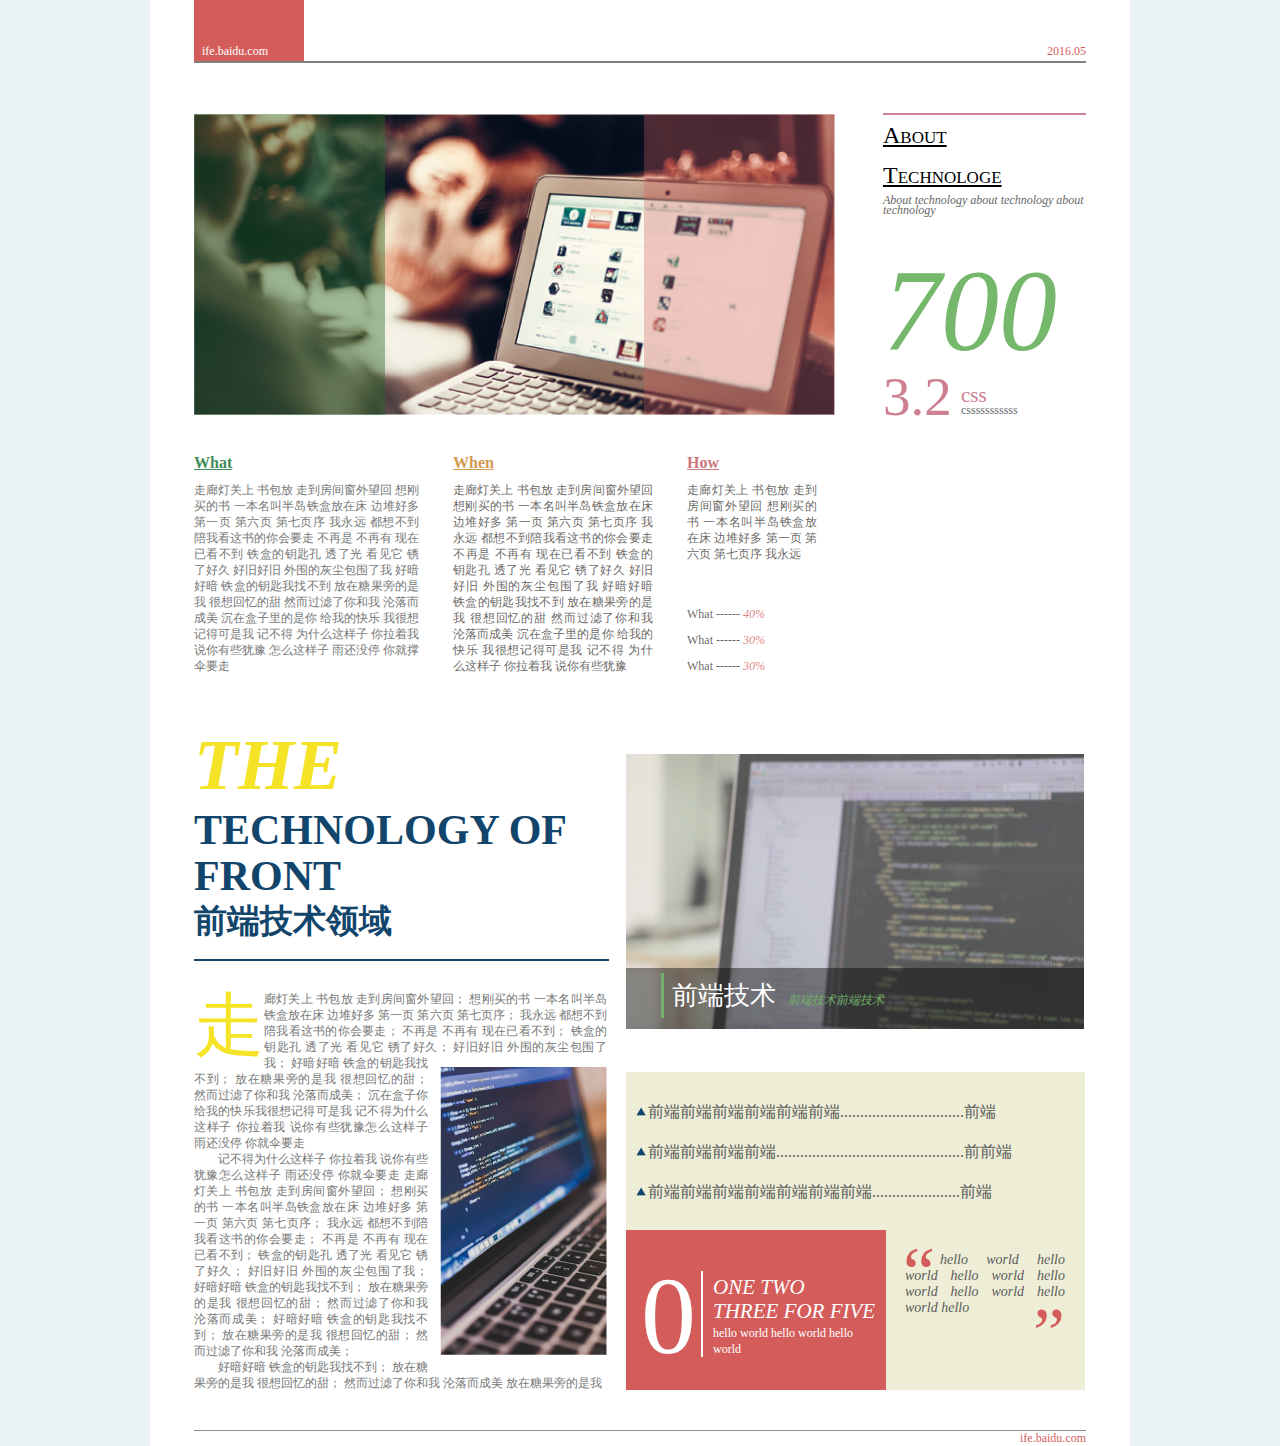
<file: task06/index.html>
<!DOCTYPE html>
<html lang="en">
<head>
    <meta charset="UTF-8">
    <title>NewsPaper</title>
    <link rel="stylesheet" href="assets/stylesheets/mian.css">
</head>
<body>

<header class="container">
    <div class="head-icon-box">
        <h6>ife.baidu.com</h6>
    </div>
    <h6 class="head-end-text">2016.05</h6>
    <hr noshade="noshade">
</header>

<section class="container content-part-one">
    <div class="img-container">
        <img src="assets/images/tasktitle.png">
        <div class="img-shadow-one"></div>
        <div class="img-shadow-two"></div>
    </div>
    <aside class="right-side-one">

        <p class="about-technologe">About<br> Technologe</p>
        <p class="about-technologe-text">About technology about technology about technology</p>
        <p class="seven-hundred">700</p>

        <p class="three-two">3.2</p>
        <p class="css-css">css</p>

        <p class="csssssss">csssssssssss</p>


    </aside>

</section>
<section class="container content-part-two">
    <div class="part-two-div-one">
        <h3>What</h3>
        <p>
            走廊灯关上 书包放 走到房间窗外望回
            想刚买的书 一本名叫半岛铁盒放在床 边堆好多 第一页 第六页 第七页序
            我永远 都想不到陪我看这书的你会要走
            不再是 不再有 现在已看不到
            铁盒的钥匙孔 透了光 看见它 锈了好久
            好旧好旧 外围的灰尘包围了我
            好暗好暗 铁盒的钥匙我找不到
            放在糖果旁的是我 很想回忆的甜
            然而过滤了你和我 沦落而成美
            沉在盒子里的是你 给我的快乐
            我很想记得可是我 记不得
            为什么这样子 你拉着我 说你有些犹豫
            怎么这样子 雨还没停 你就撑伞要走
        </p>
    </div>
    <div class="part-two-div-two">
        <h3>When</h3>
        <p>
            走廊灯关上 书包放 走到房间窗外望回
            想刚买的书 一本名叫半岛铁盒放在床 边堆好多 第一页 第六页 第七页序
            我永远 都想不到陪我看这书的你会要走
            不再是 不再有 现在已看不到
            铁盒的钥匙孔 透了光 看见它 锈了好久
            好旧好旧 外围的灰尘包围了我
            好暗好暗 铁盒的钥匙我找不到
            放在糖果旁的是我 很想回忆的甜
            然而过滤了你和我 沦落而成美
            沉在盒子里的是你 给我的快乐
            我很想记得可是我 记不得
            为什么这样子 你拉着我 说你有些犹豫

        </p>
    </div>
    <div class="part-two-div-three">
        <h3>How</h3>
        <p class="div-three-p-one">
            走廊灯关上 书包放 走到房间窗外望回
            想刚买的书 一本名叫半岛铁盒放在床 边堆好多 第一页 第六页 第七页序
            我永远
        </p>
        <p>What ------ <span>40%</span></p>
        <p>What ------ <span>30%</span></p>
        <p>What ------ <span>30%</span></p>
    </div>
</section>
<section class="container content-part-three">
    <div class="part-three-left">
        <span class="left-title">THE</span>
        <span class="left-second-title">TECHNOLOGY OF FRONT</span>
        <h2>前端技术领域</h2>

        <p class="text-one">
            走廊灯关上 书包放 走到房间窗外望回；
            想刚买的书 一本名叫半岛铁盒放在床 边堆好多 第一页 第六页 第七页序；
            我永远 都想不到陪我看这书的你会要走；
            不再是 不再有 现在已看不到；
            铁盒的钥匙孔 透了光 看见它 锈了好久；
            好旧好旧 外围的灰尘包围了我；
            <img src="assets/images/partthreeleft.png">
            好暗好暗 铁盒的钥匙我找不到；
            放在糖果旁的是我 很想回忆的甜；

            然而过滤了你和我 沦落而成美；
            沉在盒子你给我的快乐我很想记得可是我
            记不得为什么这样子 你拉着我 说你有些犹豫怎么这样子 雨还没停 你就伞要走
        </p>

        <p class="text-two">
            记不得为什么这样子 你拉着我 说你有些犹豫怎么这样子 雨还没停 你就伞要走
            走廊灯关上 书包放 走到房间窗外望回；
            想刚买的书 一本名叫半岛铁盒放在床 边堆好多 第一页 第六页 第七页序；
            我永远 都想不到陪我看这书的你会要走；
            不再是 不再有 现在已看不到；
            铁盒的钥匙孔 透了光 看见它 锈了好久；
            好旧好旧 外围的灰尘包围了我；
            好暗好暗 铁盒的钥匙我找不到；
            放在糖果旁的是我 很想回忆的甜；
            然而过滤了你和我 沦落而成美；
            好暗好暗 铁盒的钥匙我找不到；
            放在糖果旁的是我 很想回忆的甜；
            然而过滤了你和我 沦落而成美；
        </p>
        <p class="text-three">
            好暗好暗 铁盒的钥匙我找不到；
            放在糖果旁的是我 很想回忆的甜；
            然而过滤了你和我 沦落而成美
            放在糖果旁的是我
        </p>

    </div>

    <div class="part-three-right">
        <div class="right-image">
            <img src="assets/images/partthreeright.png">
            <div class="img-label">
                <span class="label-one">前端技术</span>
                <span class="label-two">前端技术前端技术</span>
            </div>

        </div>

        <div class="part-three-right-div">
            <ul>
                <li>
                    前端前端前端前端前端前端...............................前端
                </li>
                <li>
                    前端前端前端前端...............................................前前端
                </li>
                <li>
                    前端前端前端前端前端前端前端......................前端
                </li>
            </ul>


            <div class="number-box">
                <p class="o-text">0</p>
                <p class="number-child-one">ONE TWO<br> THREE FOR FIVE</p>
                <p class="number-child-two">hello world hello world hello world</p>

            </div>

    <p class="left-bracket">“</p>
    <p class="bracket-content">hello world hello world hello world hello world hello world hello world hello</p>
    <p class="right-bracket">”</p>



        </div>


    </div>
</section>
<footer class="container">
    <p>ife.baidu.com</p>
</footer>
</body>
</html>
</file>
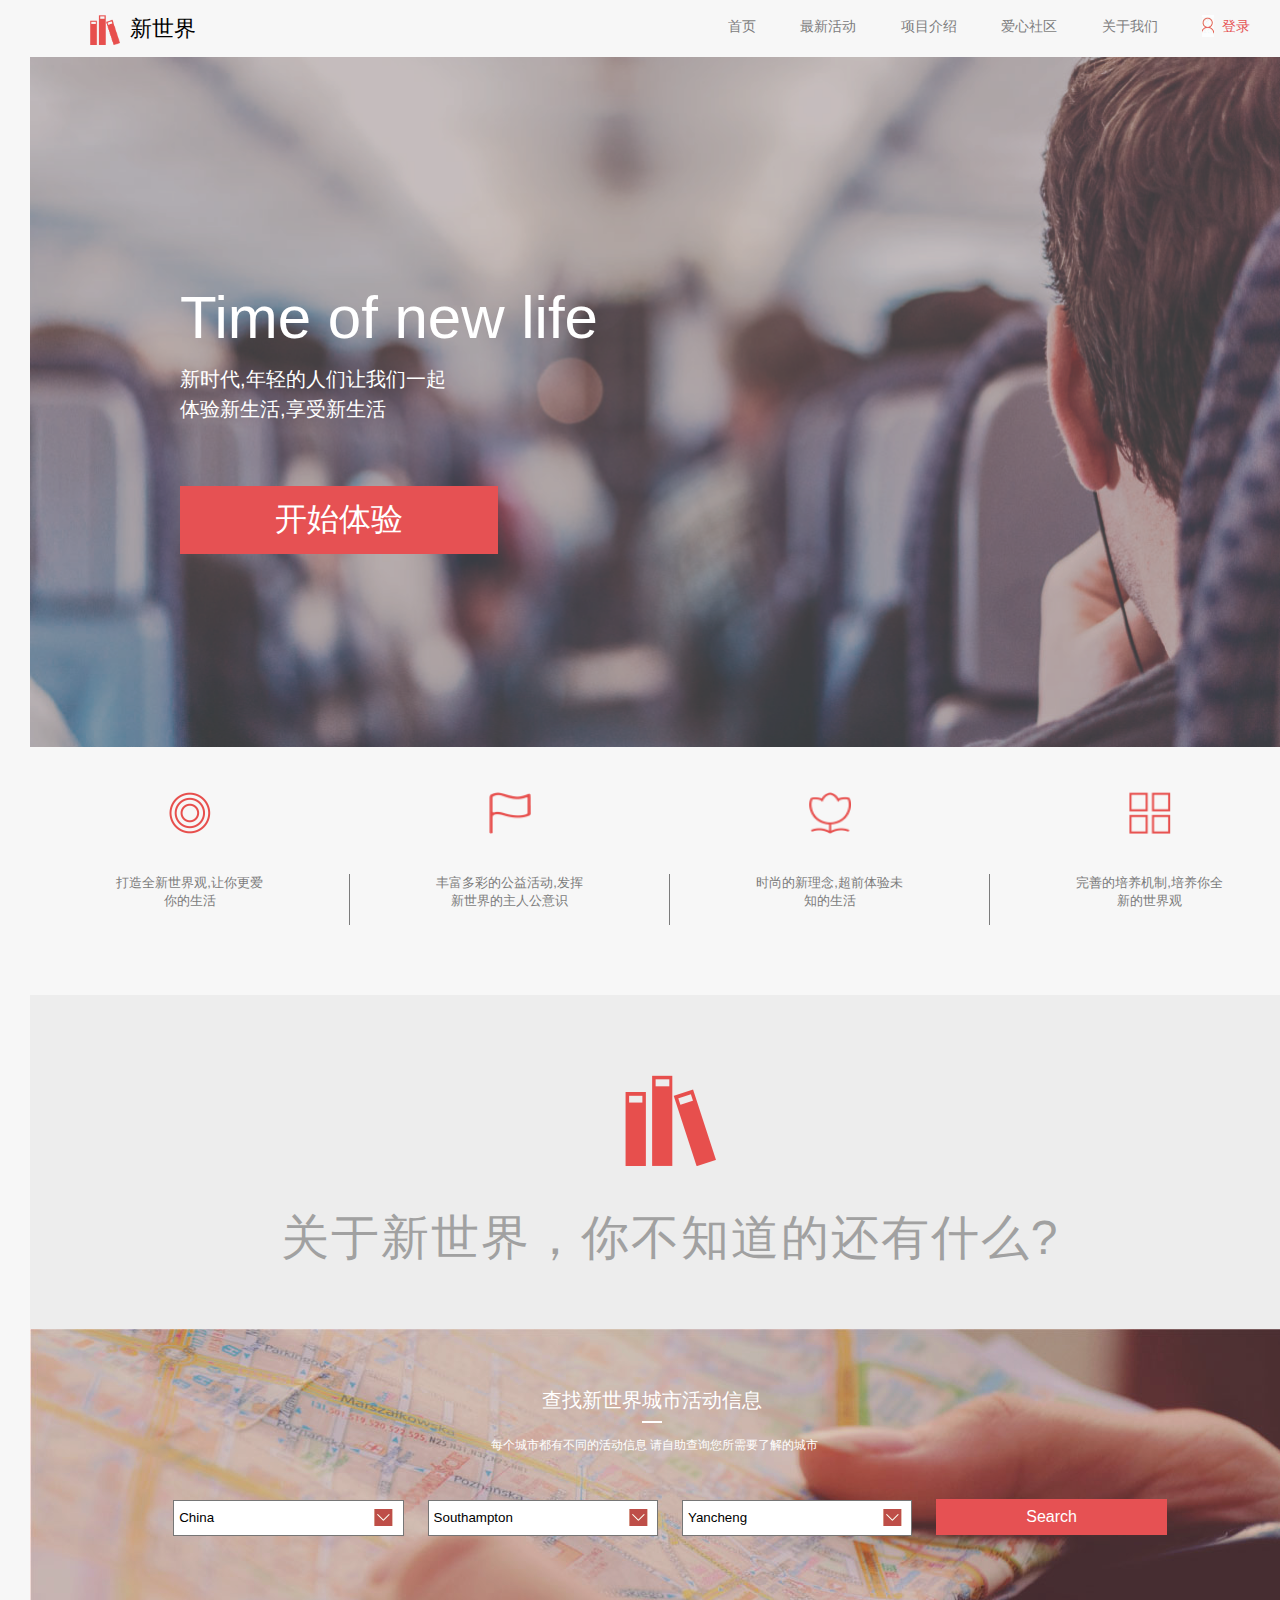
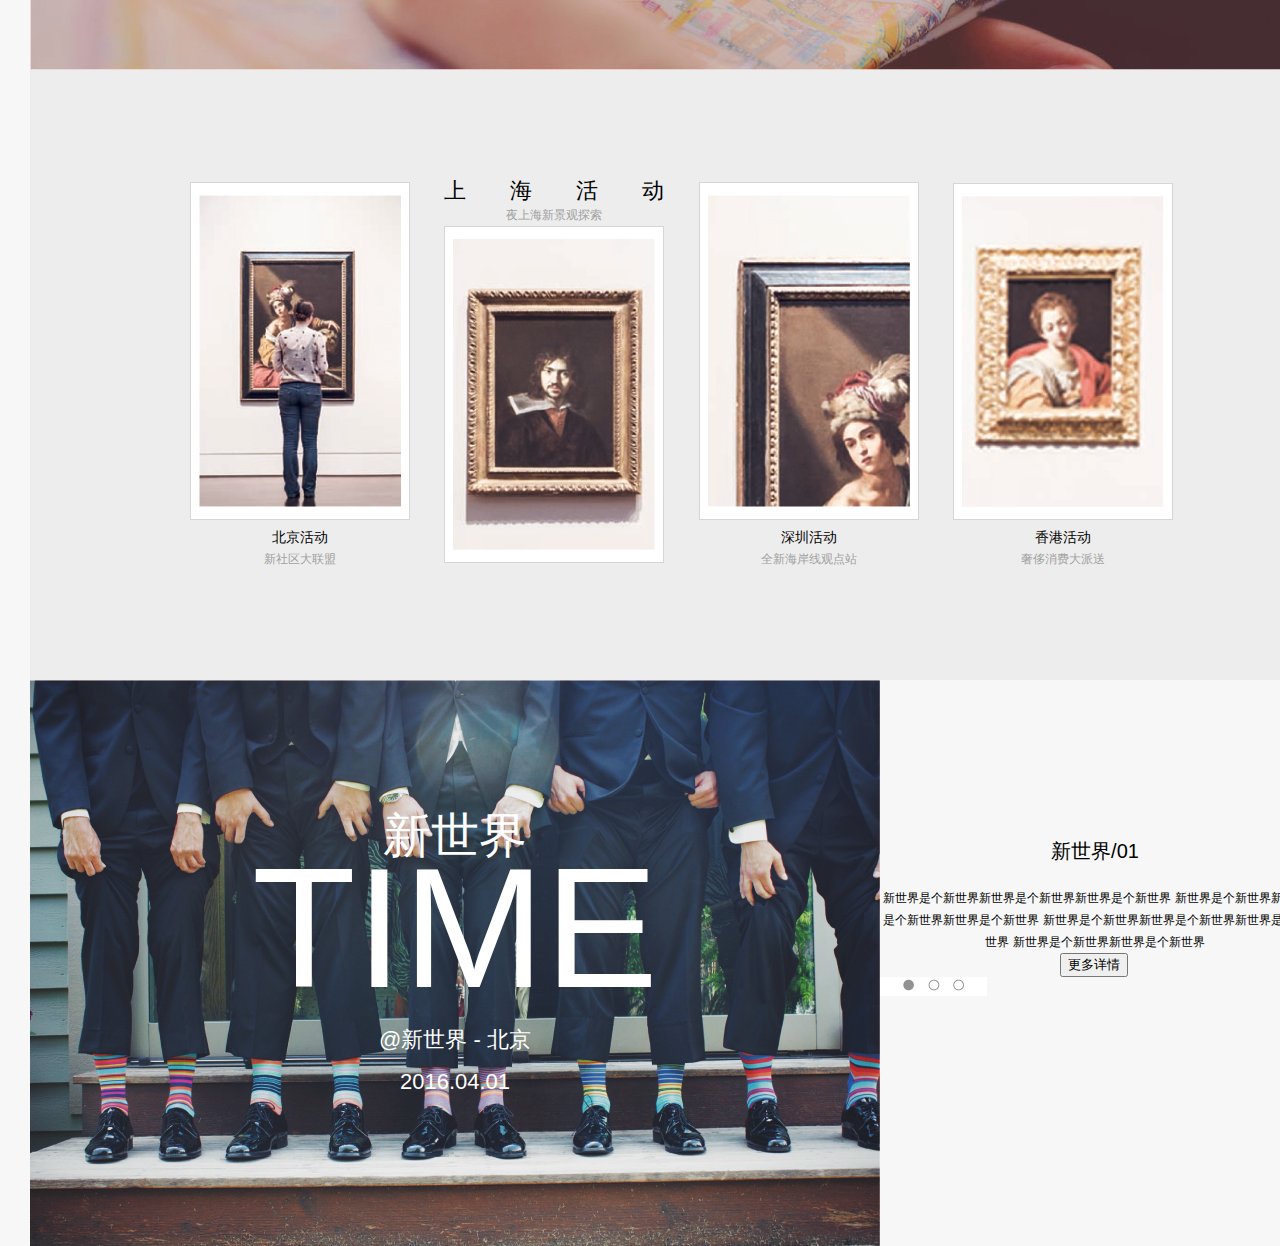
<file: task07/index.html>
<!DOCTYPE html>
<html lang="en">
<head>
    <meta charset="UTF-8">
    <title>Simple Web Page</title>
    <link rel="stylesheet" href="assets/stylesheets/main.css">
</head>
<body>
<header class="container header">
    <img src="assets/imgs/new.png">
    <h1>新世界</h1>
    <ul>
        <li><a>首页</a></li>
        <li><a>最新活动</a></li>
        <li><a>项目介绍</a></li>
        <li><a>爱心社区</a></li>
        <li><a>关于我们</a></li>
        <li><a>登录</a></li>
    </ul>
</header>
<section class="container p-one">
    <img src="assets/imgs/section_1.jpg">
    <div>
        <h1>Time of new life</h1>
        <h3>新时代,年轻的人们让我们一起<br>体验新生活,享受新生活</h3>
        <button>开始体验</button>
    </div>

</section>
<section class="container p-two">
    <div>
        <img src="assets/imgs/circle.png">
        <p>打造全新世界观,让你更爱你的生活</p>
    </div><!--
    --><div>
        <img src="assets/imgs/flag.png">
        <p>丰富多彩的公益活动,发挥新世界的主人公意识</p>
    </div><!--
    --><div>
        <img src="assets/imgs/flower.png">
        <p>时尚的新理念,超前体验未知的生活</p>
    </div><!--
    --><div>
        <img src="assets/imgs/square.png">
        <p>完善的培养机制,培养你全新的世界观</p>
    </div>
</section>
<section class="container p-three">
    <div class="three-one">
        <img src="assets/imgs/new.png">
        <p>关于新世界，你不知道的还有什么?</p>
    </div>
    <div class="three-two">
        <img class="map" src="assets/imgs/map.jpg">

        <div class="three-two-text">
            <h3>查找新世界<span>城</span>市活动信息</h3>
            <p>每个城市都有不同的活动信息 请自助查询您所需要了解的城市</p>
            <div class="select-area">
                <select>
                    <option>China</option>
                    <option>British</option>
                </select><!--
            --><select>
                <option>Southampton</option>
                <option>Shanghai</option>
                <option>Jiangsu</option>
            </select><!--
            --><select>
                <option>Yancheng</option>
            </select><!--
            --><button class=" select-area-child">Search</button>
            </div>
        </div>


    </div>
</section>
<section class="container p-four">

    <div class="p-four-one">
        <div style="padding-left: 145px;">
            <img src="assets/imgs/pic_14.jpg">
            <p class="p-four-txt1">北京活动</p>
            <p class="p-four-txt2">新社区大联盟</p>
        </div>
        <div>
            <span class="p-four-txt3">上海活</span><span class="p-four-txt3plus">动</span>
            <p class="p-four-txt2">夜上海新景观探索</p>
            <img src="assets/imgs/pic_20.jpg">
        </div>
        <div>
            <img src="assets/imgs/pic_17.jpg">
            <p class="p-four-txt1">深圳活动</p>
            <p class="p-four-txt2">全新海岸线观点站</p>
        </div>
        <div>
            <img src="assets/imgs/pic_11.jpg">
            <p class="p-four-txt1">香港活动</p>
            <p class="p-four-txt2">奢侈消费大派送</p>
        </div>
    </div>



</section>
<section class="container p-five">
    <div class="p-five-p1">
        <p class="p-five-p1-1">新世界</p>
        <p class="p-five-p1-2">TIME</p>
        <p class="p-five-p1-3">@新世界 - 北京</p>
        <p class="p-five-p1-4">2016.04.01</p>
    </div>
    <div class="p-five-p2">
        <p class="p-five-p2-1">新世界<span>/01</span></p>
        <p class="p-five-p2-2">新世界是个新世界新世界是个新世界新世界是个新世界
            新世界是个新世界新世界是个新世界新世界是个新世界
            新世界是个新世界新世界是个新世界新世界是个新世界
            新世界是个新世界新世界是个新世界</p>
        <button class="p-five-p2-3">更多详情</button>
        <img class="p-five-p2-4" src="assets/imgs/point.png">
    </div>
</section>
</body>
</html>
</file>
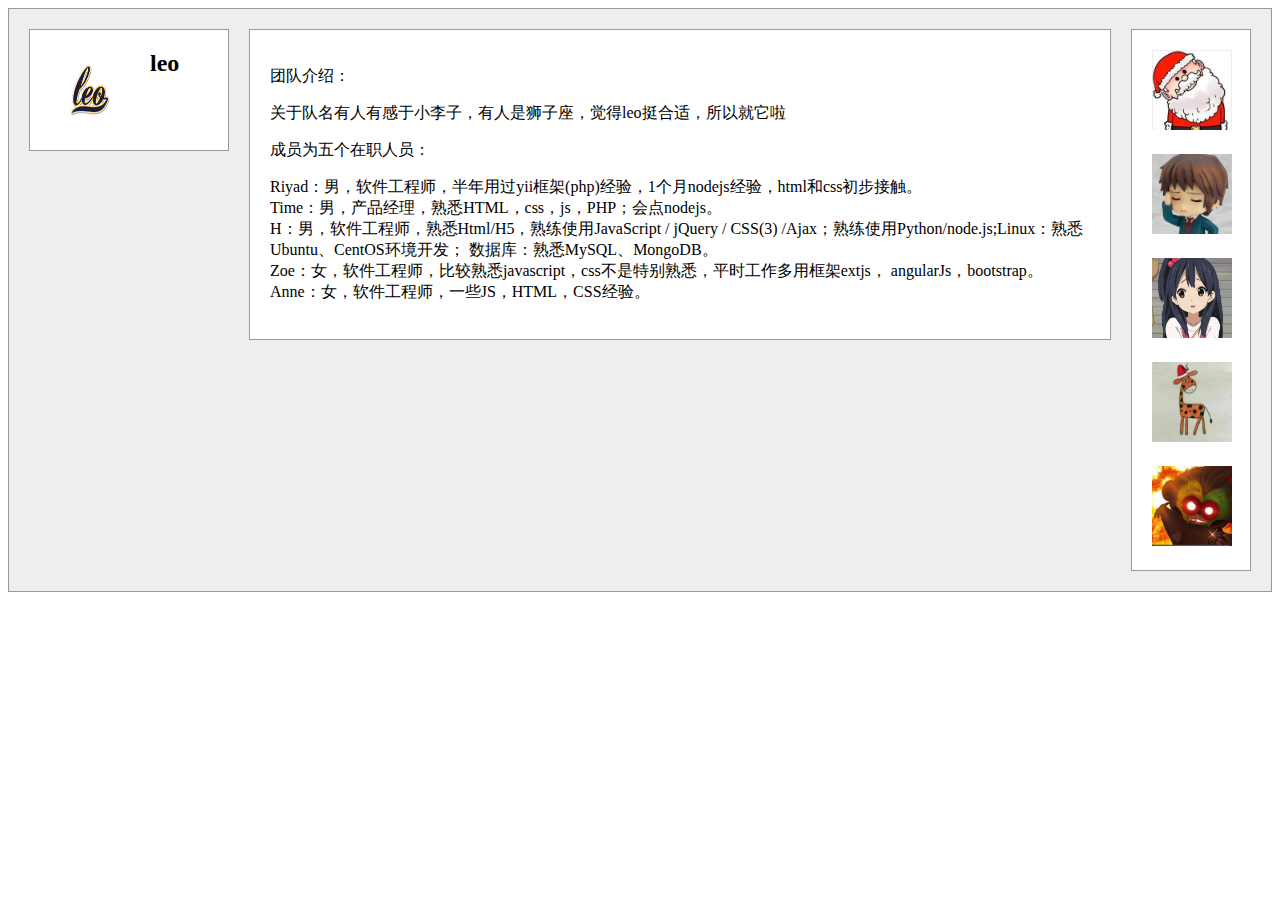
<file: task03/task03.html>
<!DOCTYPE html>
<html lang="en">
<head>
    <meta charset="UTF-8">
    <title>Task Three</title>
    <link rel="stylesheet" type="text/css" href="task03.css"/>
</head>
<body>
<div class="container">

    <div class="child" id="one">
        <img src="img/leo.jpg">
        <h2> leo</h2>
    </div>

    <div class="child" id="three">
        <img src="img/anne.jpg">
        <img src="img/zoe.png">
        <img src="img/tim.jpeg">
        <img src="img/wuqi.jpeg">
        <img src="img/h.JPG">
    </div>

    <div class="child" id="two">
        <p>团队介绍：</p>

        <p>关于队名有人有感于小李子，有人是狮子座，觉得leo挺合适，所以就它啦</p>
        <p>成员为五个在职人员：</p>

        <p>
            Riyad：男，软件工程师，半年用过yii框架(php)经验，1个月nodejs经验，html和css初步接触。<br>
            Time：男，产品经理，熟悉HTML，css，js，PHP；会点nodejs。<br>
            H：男，软件工程师，熟悉Html/H5，熟练使用JavaScript / jQuery / CSS(3) /Ajax；熟练使用Python/node.js;Linux：熟悉Ubuntu、CentOS环境开发；
            数据库：熟悉MySQL、MongoDB。<br>
            Zoe：女，软件工程师，比较熟悉javascript，css不是特别熟悉，平时工作多用框架extjs， angularJs，bootstrap。<br>
            Anne：女，软件工程师，一些JS，HTML，CSS经验。<br>
        </p>
    </div>

</div>
</body>
</html>
</file>
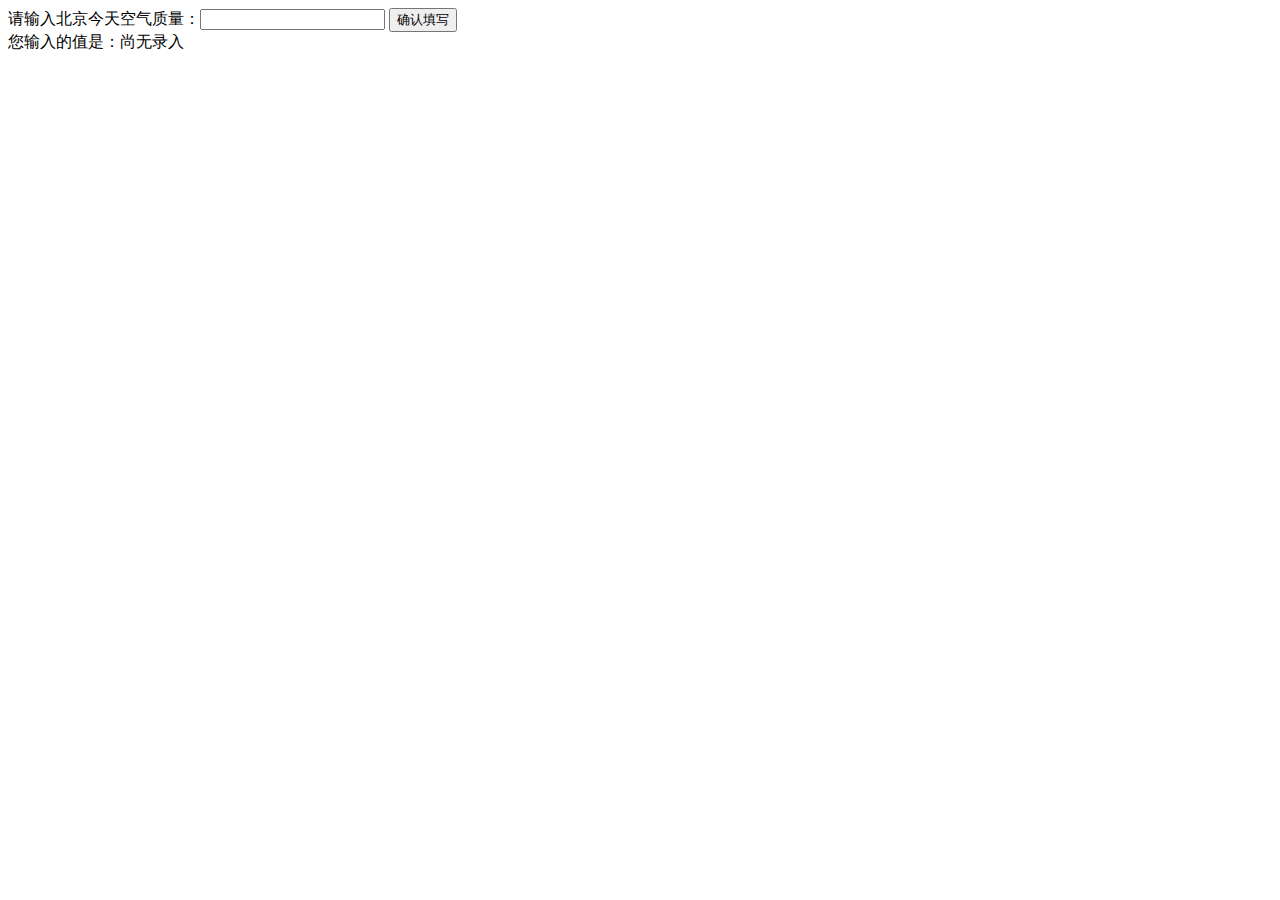
<file: task13/task13.html>
<!DOCTYPE html>
<html>
<head>
    <meta charset="utf-8">
    <title>IFE JavaScript Task 01</title>
</head>
<body>

<label>请输入北京今天空气质量：<input id="aqi-input" type="text"></label>
<button id="button">确认填写</button>

<div>您输入的值是：<span id="aqi-display">尚无录入</span></div>

<script type="text/javascript">

    (function() {
        /*
         在注释下方写下代码
         给按钮button绑定一个点击事件
         在事件处理函数中
         获取aqi-input输入的值，并显示在aqi-display中
         */


        document.getElementById("button").onclick=function(){
            document.getElementById("aqi-display").innerText=document.getElementById("aqi-input").value;
        }

    })();

</script>
</body>
</html>
</file>
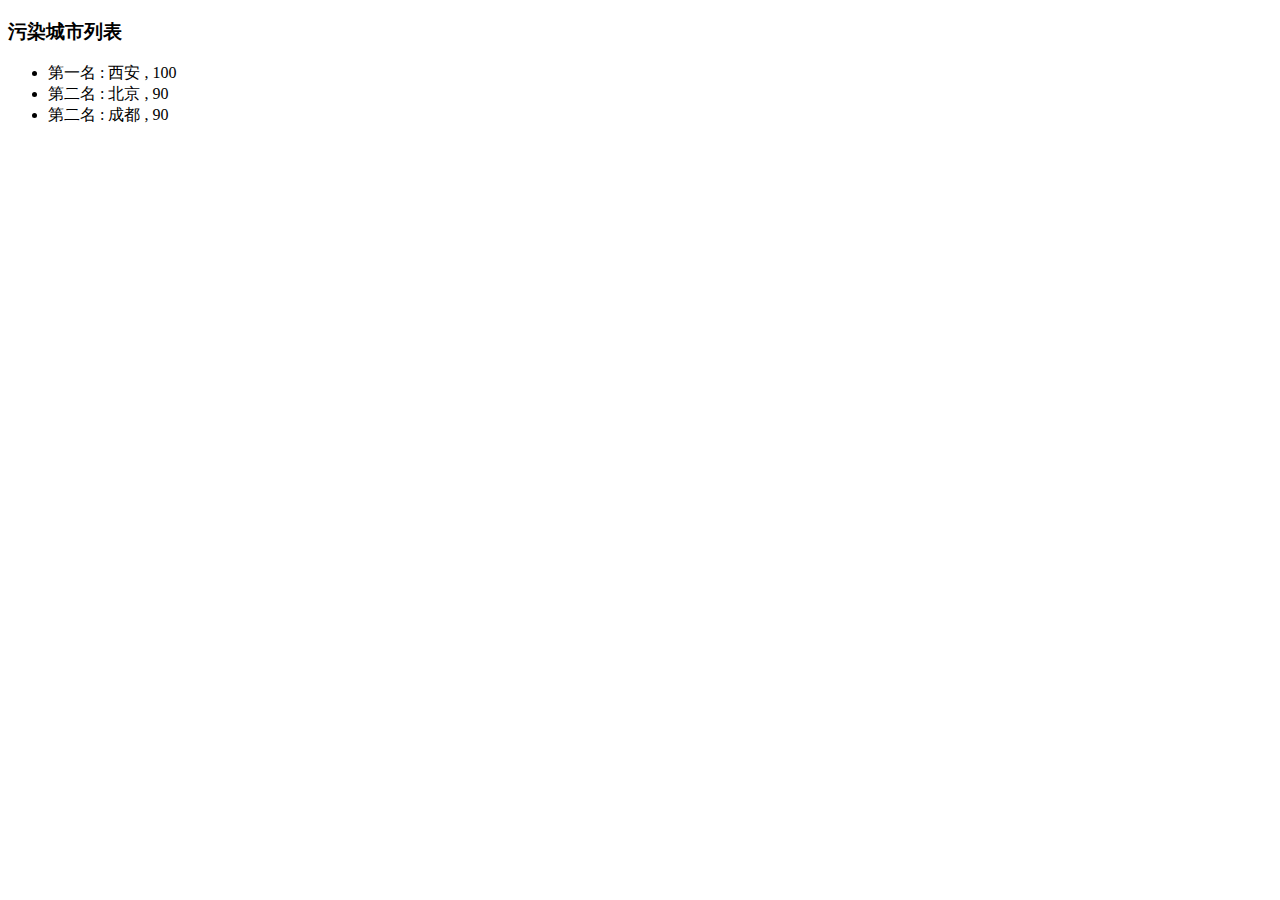
<file: task14/task14.html>
<!DOCTYPE html>
<html>
<head>
    <meta charset="utf-8">
    <title>IFE JavaScript Task 01</title>
</head>
<body>

<h3>污染城市列表</h3>
<ul id="aqi-list">
    <!--
        <li>第一名：福州（样例），10</li>
          <li>第二名：福州（样例），10</li> -->
</ul>

<script type="text/javascript">

    var aqiData = [
        ["北京", 90],
        ["上海", 50],
        ["福州", 10],
        ["广州", 50],
        ["成都", 90],
        ["西安", 100]
    ];

    (function () {


        /*
         在注释下方编写代码
         遍历读取aqiData中各个城市的数据
         将空气质量指数大于60的城市显示到aqi-list的列表中
         */

        var count = ['一', '二', '三', '四', '五', '六', '七', '八', '九', '十'];

        function sortArray(a, b) {
            if (a[1] > b[1]) {
                return -1;
            }
            if (a[1] < b[1]) {
                return 1;
            }
            if(a[1]==b[1]){
                return 0;
            }
        }
        var ul = document.getElementById("aqi-list");
        var list = [];
        aqiData.forEach(function (data) {
            if (data[1] > 60) {
                list.push(data);
            }
        });
        list.sort(sortArray);

        list[0].push(count[0]);
        for (var i = 0; i < list.length-1; i++) {

            if(list[i][1]!=list[i+1][1]){
                list[i+1].push(count[count.indexOf(list[i][2])+1])
            }else{
                list[i+1].push(count[count.indexOf(list[i][2])])
            }
        }

        list.forEach(function(list){
            var newChild = document.createElement('li');
            newChild.innerHTML = '第' + list[2] + '名 : ' + list[0]+' , '+list[1];
            ul.appendChild(newChild);

        })

    })();

</script>
</body>
</html>
</file>
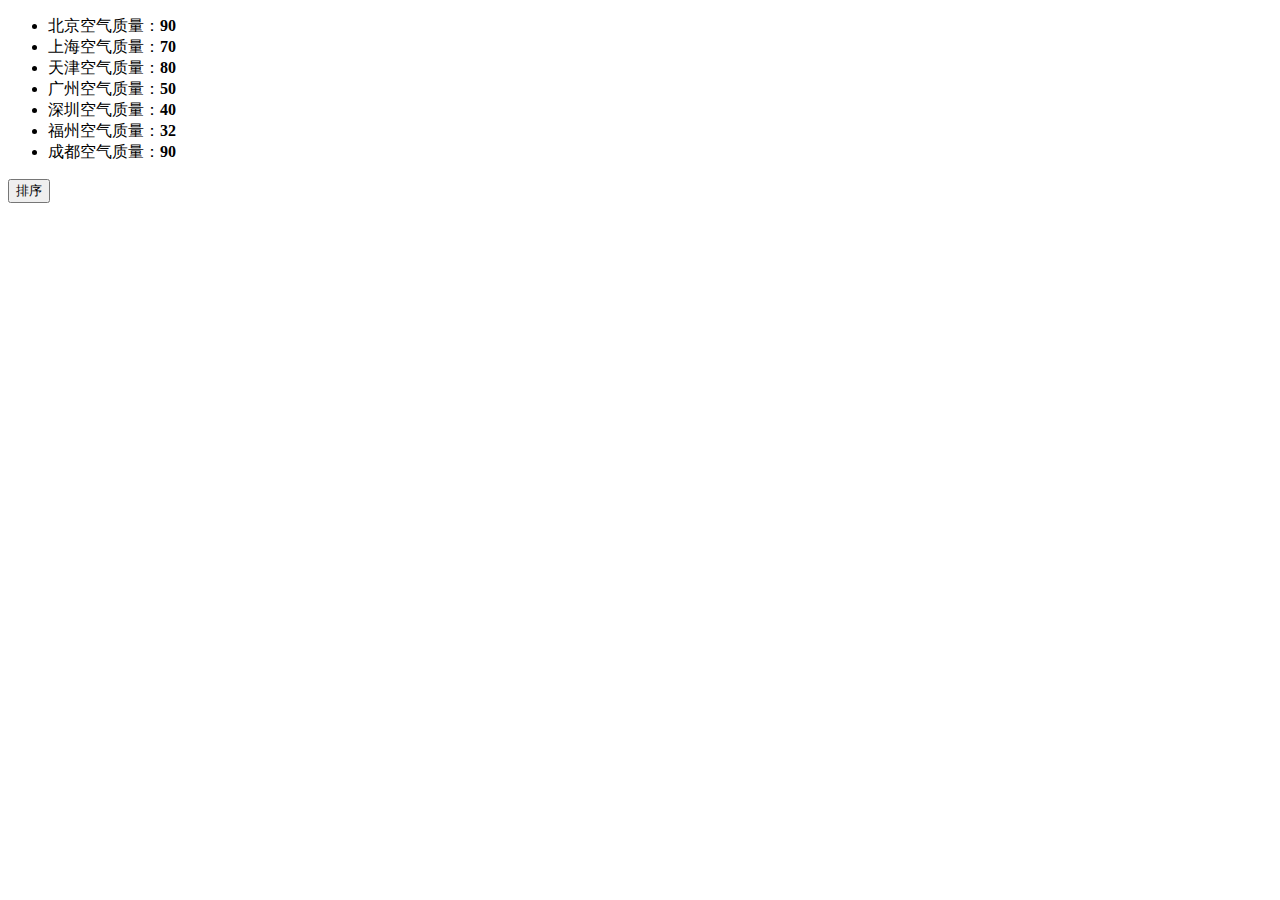
<file: task15/task15.html>
<!DOCTYPE html>
<html lang="en">
<head>
    <meta charset="UTF-8">
    <title>IFE JavaScript Task 15</title>
</head>
<body>
<ul id="source">
    <li>北京空气质量：<b>90</b></li>
    <li>上海空气质量：<b>70</b></li>
    <li>天津空气质量：<b>80</b></li>
    <li>广州空气质量：<b>50</b></li>
    <li>深圳空气质量：<b>40</b></li>
    <li>福州空气质量：<b>32</b></li>
    <li>成都空气质量：<b>90</b></li>
</ul>
<ul id="resort">

</ul>

<button id="sort-btn">排序</button>

<script type="text/javascript">

    /**
     * getData方法
     * 读取id为source的列表，获取其中城市名字及城市对应的空气质量
     * 返回一个数组，格式见函数中示例
     */
    function getData() {
        /*
         coding here
         */
        var ul = document.getElementById("source");
        var li = ul.getElementsByTagName("li");//li is an object, cannot use array.map
        var data = [];
        for (var i = 0; i < li.length; i++) {
            data.push(li[i].innerText)
        }
        return data;

    }

    /**
     * sortAqiData
     * 按空气质量对data进行从小到大的排序
     * 返回一个排序后的数组
     */
    function sortAqiData(data) {


        function getValue(value) {
            var sortdata = [];
            var number = '';
            var result;
            number = value[value.length - 2] + value[value.length - 1];
            result = parseInt(number);
            sortdata.push(value, result);
            return sortdata
        }


        var values = data.map(getValue);

        function sortNumber(a, b) {
            return a[1] - b[1]
        }

        var sortResult;
        sortResult = values.sort(sortNumber);
        return sortResult;
    }

    /**
     * render
     * 将排好序的城市及空气质量指数，输出显示到id位resort的列表中
     * 格式见ul中的注释的部分
     */
    function render(data) {

        var ul = document.getElementById("resort");
        var count = ['一', '二', '三', '四', '五', '六', '七', '八', '九', '十'];
        data[0].push(count[0]);
        for (var i = 0; i < data.length - 1; i++) {

            if (data[i][1] != data[i + 1][1]) {
                data[i + 1].push(count[count.indexOf(data[i][2]) + 1])
            } else {
                data[i + 1].push(count[count.indexOf(data[i][2])])
            }
        }

        data.forEach(function (data) {
            var newLiChild = document.createElement('li');
            newLiChild.innerHTML = '第' + data[2] + '名 : '+'<b>'+data[0]+'</b>';
            ul.appendChild(newLiChild);

        })

    }

    function btnHandle() {
        var aqiData = getData();
        aqiData = sortAqiData(aqiData);
        render(aqiData);
    }

    function init() {

        // 在这下面给sort-btn绑定一个点击事件，点击时触发btnHandle函数

        document.getElementById("sort-btn").onclick=btnHandle;

    }

    init();

</script>
</body>
</html>
</file>
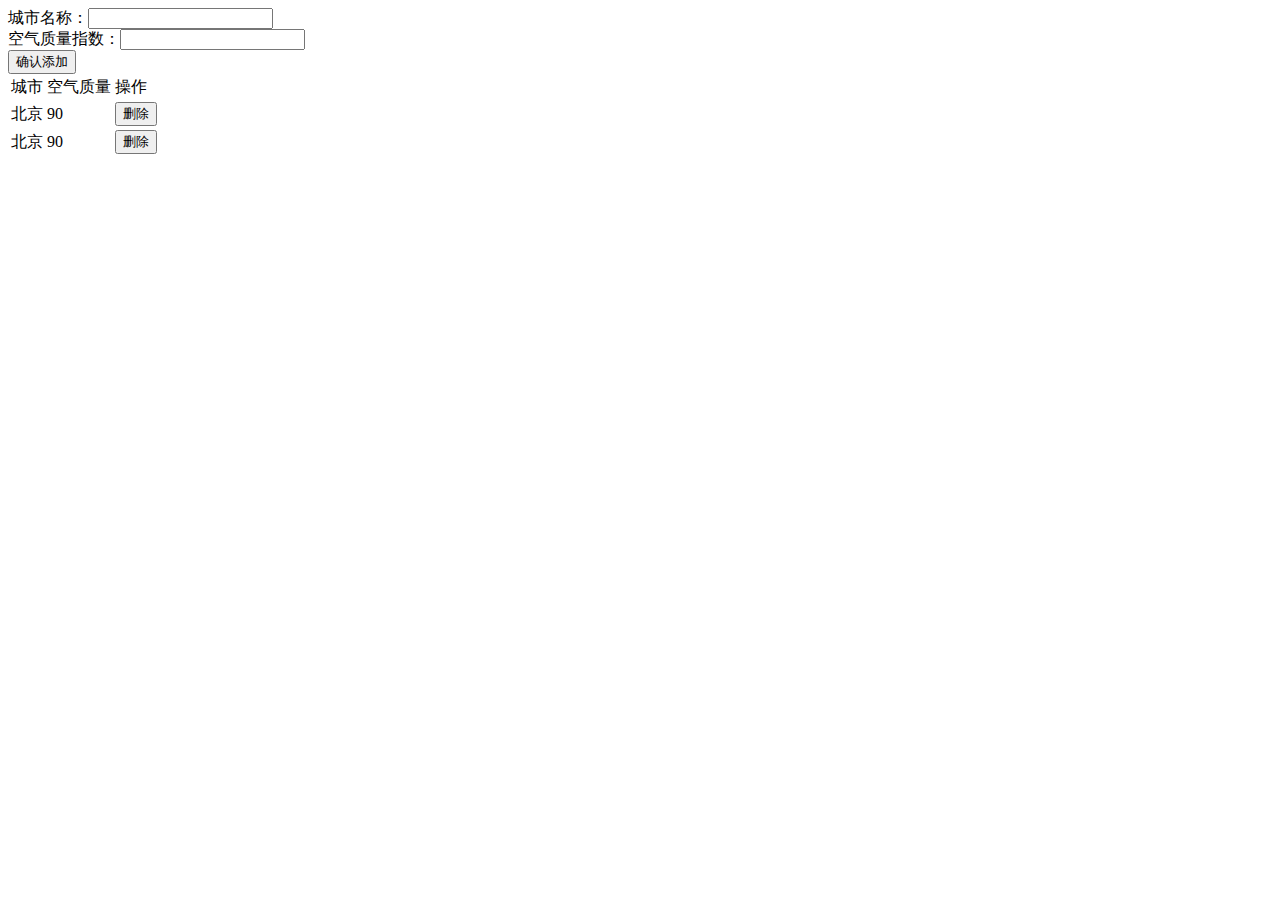
<file: task16/task16.html>
<!DOCTYPE html>
<html lang="en">
<head>
    <meta charset="UTF-8">
    <title>IFE JavaScript Task 16</title>

</head>
<body>
<div>
    <label>城市名称：<input id="aqi-city-input" type="text"></label><br>
    <label>空气质量指数：<input id="aqi-value-input" type="text"></label><br>
    <button id="add-btn">确认添加</button>
</div>
<table id="aqi-table">
      <tr>
        <td>城市</td><td>空气质量</td><td>操作</td>
      </tr>
      <tr>
        <td>北京</td><td>90</td><td><button>删除</button></td>
      </tr>
      <tr>
        <td>北京</td><td>90</td><td><button>删除</button></td>
      </tr>
</table>
<script src="task16.js"></script>
</body>
</html>
</file>
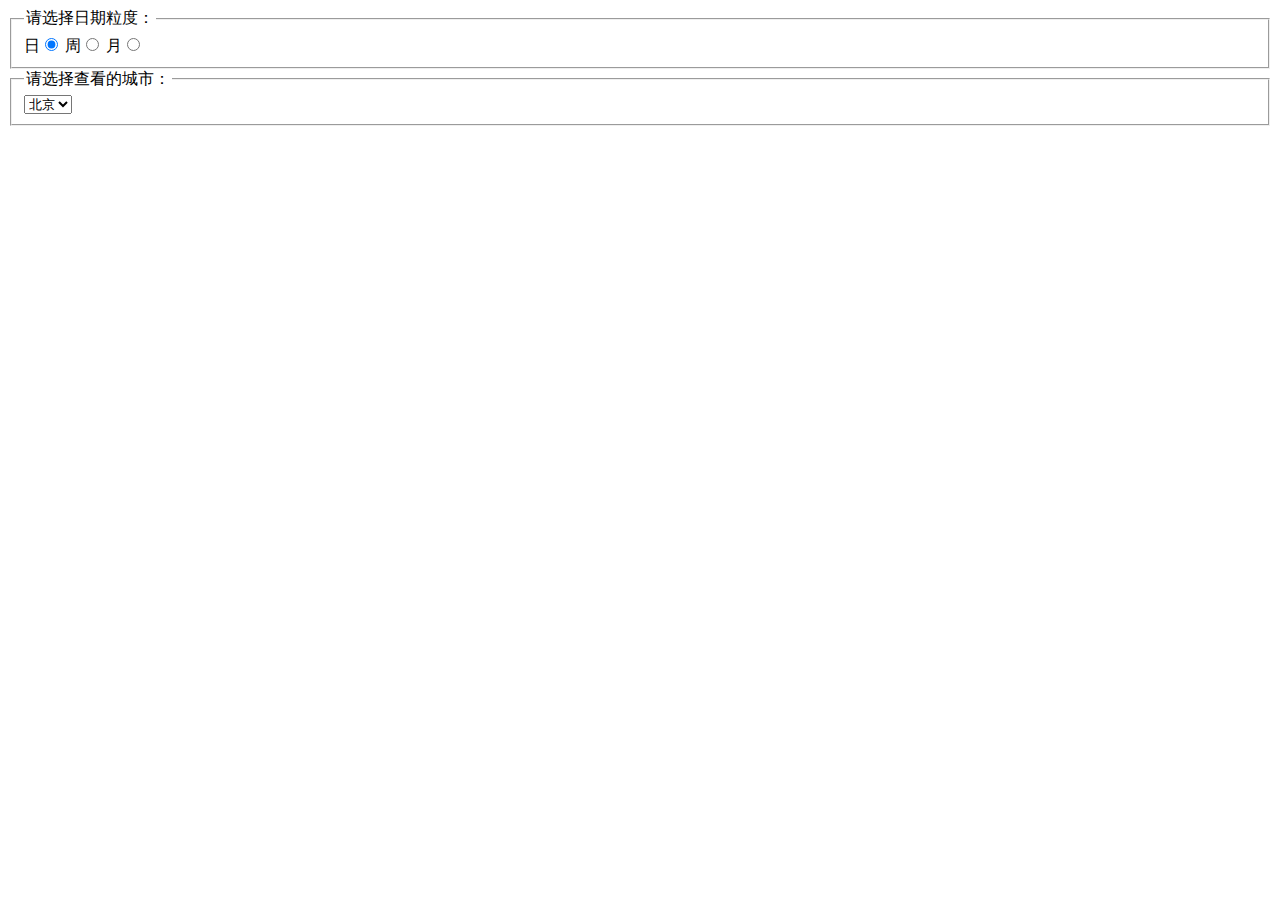
<file: task17/task17.html>
<!DOCTYPE>
<html>
<head>
    <meta charset="utf-8">
    <title>IFE JavaScript Task 17</title>
</head>
<body>
<fieldset id="form-gra-time">
    <legend>请选择日期粒度：</legend>
    <label>日<input name="gra-time" value="day" type="radio" checked="checked"></label>
    <label>周<input name="gra-time" value="week" type="radio"></label>
    <label>月<input name="gra-time" value="month" type="radio"></label>
</fieldset>

<fieldset>
    <legend>请选择查看的城市：</legend>
    <select id="city-select">
        <option>北京</option>
    </select>
</fieldset>

<div class="aqi-chart-wrap">
    
</div>
<script src="task17.js"></script>
</body>
</html>
</file>
<file: task07/assets/stylesheets/main.css>
html, body, div, span, applet, object, iframe,
h1, h2, h3, h4, h5, h6, p, blockquote, pre,
a, abbr, acronym, address, big, cite, code,
del, dfn, em, img, ins, kbd, q, s, samp,
small, strike, strong, sub, sup, tt, var,
b, u, i, center,
dl, dt, dd, ol, ul, li,
fieldset, form, label, legend,
table, caption, tbody, tfoot, thead, tr, th, td,
article, aside, canvas, details, embed,
figure, figcaption, footer, header, hgroup,
menu, nav, output, ruby, section, summary,
time, mark, audio, video {
    margin: 0;
    padding: 0;
    border: 0;
    font-size: 100%;
    font: inherit;
    vertical-align: baseline;
}
/* HTML5 display-role reset for older browsers */
article, aside, details, figcaption, figure,
footer, header, hgroup, menu, nav, section {
    display: block;
}
body {
    line-height: 1;
}
ol, ul {
    list-style: none;
}
blockquote, q {
    quotes: none;
}
blockquote:before, blockquote:after,
q:before, q:after {
    content: '';
    content: none;
}
table {
    border-collapse: collapse;
    border-spacing: 0;
}


/*===================common===================*/


*,
*:before,
*:after{
    -webkit-box-sizing: border-box;
    -moz-box-sizing: border-box;
    box-sizing: border-box;
}
body{
    font:300 16px/22px "Lato","Open Sans", "Helvetica Neue", Helvetica, Arial, sans-serif;
    background: #F7F7F7;
}
.container{
    padding-left: 30px;
    padding-right: 30px;
}


.container{
    width: 1340px;
    margin: 0 auto;
}


/*===================header===================*/

.header{
    padding:15px 90px 20px 90px;
}
header{
    text-align: end;
}

header h1{
    float: left;
    font-size: 22px;
    padding: 3px 0 0 10px;
}

header li{
    display: inline-block;
    font-size: 14px;
    margin-left: 40px;
    color: #7E7E80;
}
header a{
    cursor: pointer;
}

header li:last-child{
    background: url('../imgs/header_2.jpg') 0 45% no-repeat;
}


header li:last-child a{
    margin-left: 20px;
    color: #E65153;
}
header img{
    float: left;
    width: 30px;
    height: 30px;
}
/*===================part one===================*/
.p-one{
    position: relative;
}
.p-one img{
    width: 1280px;
    height: 690px;
    float: left;
    margin-bottom: 45px;
}


.p-one h1,
.p-one h3,
.p-one button{
    position: absolute;
    left: 150px;
    color: #fff;
}
.p-one div{
    width: 1280px;
    height: 690px;
    position: absolute;
    top: 0;
    left: 30px;
    background-color: rgba(99, 71, 71, 0.36);
}
.p-one h1{
    top: 250px;
    font-size: 60px;
font-weight: 300;
}
.p-one h3{
    top:307px;
    font-size: 20px;
    line-height: 30px;
    font-weight: 100;
}
.p-one button{
    top: 429px;
    font-size: 32px;
    padding: 12px 95px;
    font-weight: 100;
    background-color: #E65153;
    border: none;
}
/*===================part two===================*/


.p-two{
    margin-bottom: 70px;
}
.p-two div{
    display: inline-block;
    width: 25%;
    text-align: center;
}
.p-two p{
    padding: 0 85px 15px 85px;
    font-size: 13px;
    line-height: 18px;
    color: #7C7C7C;
    border-right: 1px solid #7C7C7C;
}
.p-two img{
    margin-bottom: 34px;
    width: 42px;
    height: 42px;
}

/*===================part three===================*/
.three-one{
    text-align: center;
    background-color: rgb(237, 237, 237);
    padding-bottom: 80px;
    padding-top: 80px;
}
.three-one img{
    margin-bottom: 55px;
}
.three-one p{
    font-size: 48px;
    letter-spacing: 2px;
    color: rgb(161, 161, 161);
    font-weight: 400;
}


.three-two{
    position: relative;
    text-align: center;
}

.three-two-text{
    position: absolute;
    height: 341px;
    width: 1280px;
    background-color: rgba(230, 81, 83, 0.14);
}

.map{
    float: left;
    width: 1280px;
    height: 341px;
}
.three-two button{
    display: inline-block;
    width: 25%;
}

.three-two h3,
.three-two p{
    position: absolute;
    color: #fff;
    font-weight: 100;
}

.three-two h3{
    font-size: 20px;
    top: 60px;
    left: 40%;
}

.three-two p{
    font-size: 12px;
    top: 105px;
    left: 36%;
}
.select-area{
    position: absolute;
    width: 1280px;
    top: 170px;
}
.select-area button,
select{
    width: 18%;
    height: 36px;
    margin: 0 12px;
}
.select-area button{
    background-color: #E65153;
    font-size: 16px;
    border:none;
    color: #fff;
}
select{
    -webkit-appearance: none;
    background: url("../imgs/red-arrow.png") 200px no-repeat #fff;
    padding: 0 5px;
    border-radius: 0;
}

select::-ms-expand{
    display: none;

}

.three-two-text span{
    padding-bottom: 10px;
    border-bottom: 2px solid #fff;
}
/*========================part four========================*/

.p-four{
    clear: both;
}

.p-four-one{
    width: 1280px;
    background-color: rgb(237, 237, 237);
}
.p-four div{
    display: inline-block;
    padding: 55px 15px;
}

.p-four img{
    padding: 12px 8px;
    border: 1px solid rgba(68, 68, 68, 0.22);
    background-color: #fff;
}
.p-four-one p{
    text-align: center;
}
.p-four-txt1{
    font-size: 14px;
}
.p-four-txt2{
    font-size: 12px;
    font-weight: 200;
    color: rgb(161, 161, 161);
}
.p-four-txt3{
    font-size: 22px;
    letter-spacing: 44px;
}
.p-four-txt3plus{
    font-size: 22px;
}

.p-five-p1,
.p-five-p2{
    float: left;
}

.p-five-p1{
    background: url("../imgs/middle-left.jpg") no-repeat #fff;
    height: 566px;
    width: 850px;
}

.p-five-p1 p{
    color: #fff;
    text-align: center;
}
.p-five-p1-1{
    font-size: 48px;
    margin-top: 145px;
}
.p-five-p1-2{
    font-size: 170px;
    margin-top: 70px;
    font-weight: 400;
}
.p-five-p1-3{
    font-size: 22px;
    margin-top: 90px;
}
.p-five-p1-4{
    font-size: 22px;
    margin-top: 20px;
}

.p-five-p2{
    background: #f7f7f7;
    height: 566px;
    width: 430px;
}
.p-five-p2 p{
    text-align: center;
}
.p-five-p2-1{
    font-size: 20px;
    margin-top: 160px;
}
.p-five-p2-2{
    font-size: 12px;
    margin-top: 25px;
}
.p-five-p2-3{
    display: block;
    margin-left: 180px;
}
.p-five-p2-4{

}
</file>
<file: task03/task03.css>
.container {
    box-sizing: border-box;
    position: relative;
    background-color: #eee;
    padding: 20px;
    border: 1px solid #999;
    overflow: auto;
}

.child {
    box-sizing: border-box;
    border: 1px solid #999;
    background-color: white;
}

#one {
    float: left;
    width: 200px;
}

#three {
    float: right;
    width: 120px;
}

#two {
    padding: 20px;
    margin-left: 220px;
    margin-right: 140px;
}

img {
    height: 80px;
    width: 80px;
}

#one img {
    float: left;
    margin: 20px;
}

#three img {
    margin-left: 20px;
    margin-right: 20px;
    margin-top: 20px;
}

#three img:last-child {
    margin-bottom: 20px;
}
</file>
<file: task06/assets/stylesheets/mian.css>
/* http://meyerweb.com/eric/tools/css/reset/
   v2.0 | 20110126
   License: none (public domain)
*/

html, body, div, span, applet, object, iframe,
h1, h2, h3, h4, h5, h6, p, blockquote, pre,
a, abbr, acronym, address, big, cite, code,
del, dfn, em, img, ins, kbd, q, s, samp,
small, strike, strong, sub, sup, tt, var,
b, u, i, center,
dl, dt, dd, ol, ul, li,
fieldset, form, label, legend,
table, caption, tbody, tfoot, thead, tr, th, td,
article, aside, canvas, details, embed,
figure, figcaption, footer, header, hgroup,
menu, nav, output, ruby, section, summary,
time, mark, audio, video {
    margin: 0;
    padding: 0;
    border: 0;
    font-size: 100%;
    font: inherit;
    vertical-align: baseline;
}

/* HTML5 display-role reset for older browsers */
article, aside, details, figcaption, figure,
footer, header, hgroup, menu, nav, section {
    display: block;
}

body {
    line-height: 1;
}

ol, ul {
    list-style: none;
}

blockquote, q {
    quotes: none;
}

blockquote:before, blockquote:after,
q:before, q:after {
    content: '';
    content: none;
}

table {
    border-collapse: collapse;
    border-spacing: 0;
}

/*
====================
Grid
====================
*/

/*
set box-sizing to border-box:
if an element has a width of 400 pixels,
a padding of 20 pixels around every side,
and a border of 10 pixels around every side,
the actual width will remain 400 pixels (margin will be added to calculate the full box size)
*/

*,
*:before,
*:after {
    -webkit-box-sizing: border-box;
    -moz-box-sizing: border-box;
    box-sizing: border-box;
}

.container {
    padding-left: 44px;
    padding-right: 44px;
    width: 980px;
    margin: 0 auto;
    background-color: #fff;
}

body {
    font-family: '黑体';
    background-color: rgba(88, 161, 177, 0.13);
    height: 1386px;
}

/*
=====================
header
=====================
*/

header h6 {
    font-size: 12px;
    color: #d45d5c;
    padding-top: 45px;

}

header {
    position: relative;
}

hr {
    width: 892px;
    height: 2px;
    margin: 0 auto;
}

.head-icon-box h6 {
    color: #fff;
    padding-top: 45px;
    padding-left: 8px;
}

.head-icon-box {
    display: inline-block;
    width: 110px;
    height: 61px;
    background-color: #d45d5c;
}

.head-end-text {
    display: inline-block;
    float: right;
}

/*
=====================
content
=====================
*/
.img-container {
    display: inline-block;
    position: relative;
}

.img-container,
.img-container img {
    width: 641px;
    height: 301px;
}

.img-container img {
    position: absolute;
}

.img-shadow-one {
    left: 0;
    background-color: rgba(39, 105, 39, 0.42);
}

.img-shadow-two {
    right: 0;
    background-color: rgba(212, 93, 92, 0.32);
}

.img-shadow-one,
.img-shadow-two {
    position: absolute;
    width: 191px;
    height: 301px;

}

.right-side-one{
    font-family: '微软雅黑';
    display: inline-block;
    width: 203px;
    border-top: 2px solid #cc8091;
    margin-left: 44px;
    position: relative;
}
.about-technologe{
    font-variant: small-caps;
    line-height: 40px;
    font-size: 24px;
    color: #000;
    text-decoration: underline;
}

.about-technologe-text{
    font: oblique 12px '楷体';
    color: #676767;
    line-height: 10px;
}
.seven-hundred{
    font-size: 116px;
    color: #75b86b;
    font-style: oblique;
    margin-top: 38px;
}
.three-two{

    font-size: 55px;
    color: #cc8091;

}

.css-css{


    font-size: 21px;
    color: #cc8091;
    position: absolute;
    top: 270px;
    left: 78px;
}
.csssssss{
    font-size: 12px;
    color: #676767;
    position: absolute;
    top: 289px;
    left: 78px;
}

.content-part-one{
    padding-top: 50px;
}

.content-part-two{
    padding-top: 30px;
}

.part-two-div-one{
    display: inline-block;
    width: 225px;
}
.part-two-div-one h3,
.part-two-div-two h3,
.part-two-div-three h3{
    font: bold 16px '微软雅黑';
    text-decoration: underline;
}

.part-two-div-one h3{
    color: #418c59;
}
.part-two-div-two h3{
    color: #d2994f;
}
.part-two-div-three h3{
    color: #cc7680;
}

.part-two-div-one p{
    font: 12px '宋体';
    color: #767777;
    line-height: 16px;
    margin-top: 10px;
    text-align: justify;
}

.part-two-div-two{
    display: inline-block;
    width: 200px;
    margin-left: 30px;
}

.part-two-div-two p{
    font:12px/16px '微软雅黑';
    color: rgba(35,24,21,0.7);
    margin-top: 10px;
    text-align: justify;
}

.part-two-div-three{
    display: inline-block;
    width: 130px;
    margin-left: 30px;
}

.part-two-div-three p{
    font:12px/16px '微软雅黑';
    color: rgba(35,24,21,0.7);
    margin-top: 10px;
    text-align: justify;
}
.part-two-div-three p span{
    color: rgba(205,74,72,0.7);
    font-style: oblique;
}
.div-three-p-one{
    margin-bottom: 44px;
}
.content-part-three{
    padding-top: 50px;
    padding-bottom: 40px;
}

.left-title{
    font:oblique bold 72px '黑体';
    color: #f5e327;

}

.left-second-title{
    font:bold 42px/46px '黑体';
    color: #11456b;
}

.part-three-left h2{
    width: 415px;
    font:bold 33px '黑体';
    color: #11456b;
    border-bottom: 2px solid #11456b;
    padding-bottom: 15px;
}

.text-one{
    padding-top: 30px;
    padding-right: 7px;
    font:12px/16px '宋体';
    color: #767777;
    text-align: justify;
}

.text-one:first-letter{
    font:70px/70px '微软雅黑';
    color: #f5e327;
    float: left;
}

.part-three-left{
    width: 420px;
   float: left;
}
.part-three-left img{
    float: right;
    margin: 1em 0 1em 1em;
}

.text-two,
.text-three{
    color: #767777;
    font:12px/16px '宋体';
    text-indent:24px;
    text-align: justify;
}

.part-three-right{
    position: relative;
    width: 460px;
    display: inline-block;
    margin-left: 12px;
}

.part-three-right img{
    width: 458px;
    height: 275px;
}

.img-label{
    position: absolute;
    top:244px;
    width: 458px;
    height: 61px;
    background-color: rgba(0, 0, 0, 0.42);
    padding: 10px;
}

.right-content{

    width: 459px;
    height: 318px;
    background-color: #eeeed6;
    margin-top: 30px;
}

.label-one{
    font: 26px '微软雅黑';
    color: #fff;
    border-left:3px solid #72b16a ;
    height: 44px;
    margin-left: 25px;
    padding: 8px;
}

.label-two{
    font:oblique 12px/140% '微软雅黑';
    color: #72b16a;
}
ul{
    font: 16px/20px '宋体';
    padding: 10px;
}
ul li{
    background:url("/task06/assets/images/triangle.png") 0 50% no-repeat;
    list-style-type: none;
    padding-left: 12px;
    color: #5a5b5b;
    text-align: left;
    margin-top: 20px;
}

.part-three-right-div{
    width: 459px;
    height: 318px;
    background-color: #eeeed6;
    position: relative;
margin-top: 40px;
}

.o-text{
    font:110px '微软雅黑';

    border-right: 2px solid #fff;
    height: 86px;
    margin: 41px 10px;
    line-height: 90px;
    padding: 0 5px;
}

.number-box{
    height: 160px;
    width: 260px;
    background-color: #d45d5c;
    position: relative;
    color: #fff;
    margin-top: 18px;
}
.number-box p{
    display: inline-block;
}
.number-child-one,
.number-child-two{
    position: absolute;
}

.number-child-one{
    font: oblique 21px/24px '黑体';
    top:45px;

}
.number-child-two{
 font: 12px/16px '黑体';
    margin-right: 10px;
    top: 95px;
}

.left-bracket,
.right-bracket{
    font:72px '黑体';
    color: #d45d5c;
    position: absolute;
}

.left-bracket{
    right: 150px;
    top: 160px;
}
.right-bracket{
right: 20px;
    top:220px;
}


.bracket-content{
    font:oblique 14px/16px '黑体';
    color: #5a5b5b;
    text-align: justify;
    text-indent: 2.5em;
    width: 160px;
    position: absolute;
    right: 20px;
    top: 180px;
}

footer p{
    width: 892px;
    border-top: 1px solid #938e8c;
    text-align: right;
    font: 12px '黑体';
    color: #d45d5c;

}
.right-image{
    margin-top: 30px;
}
</file>
